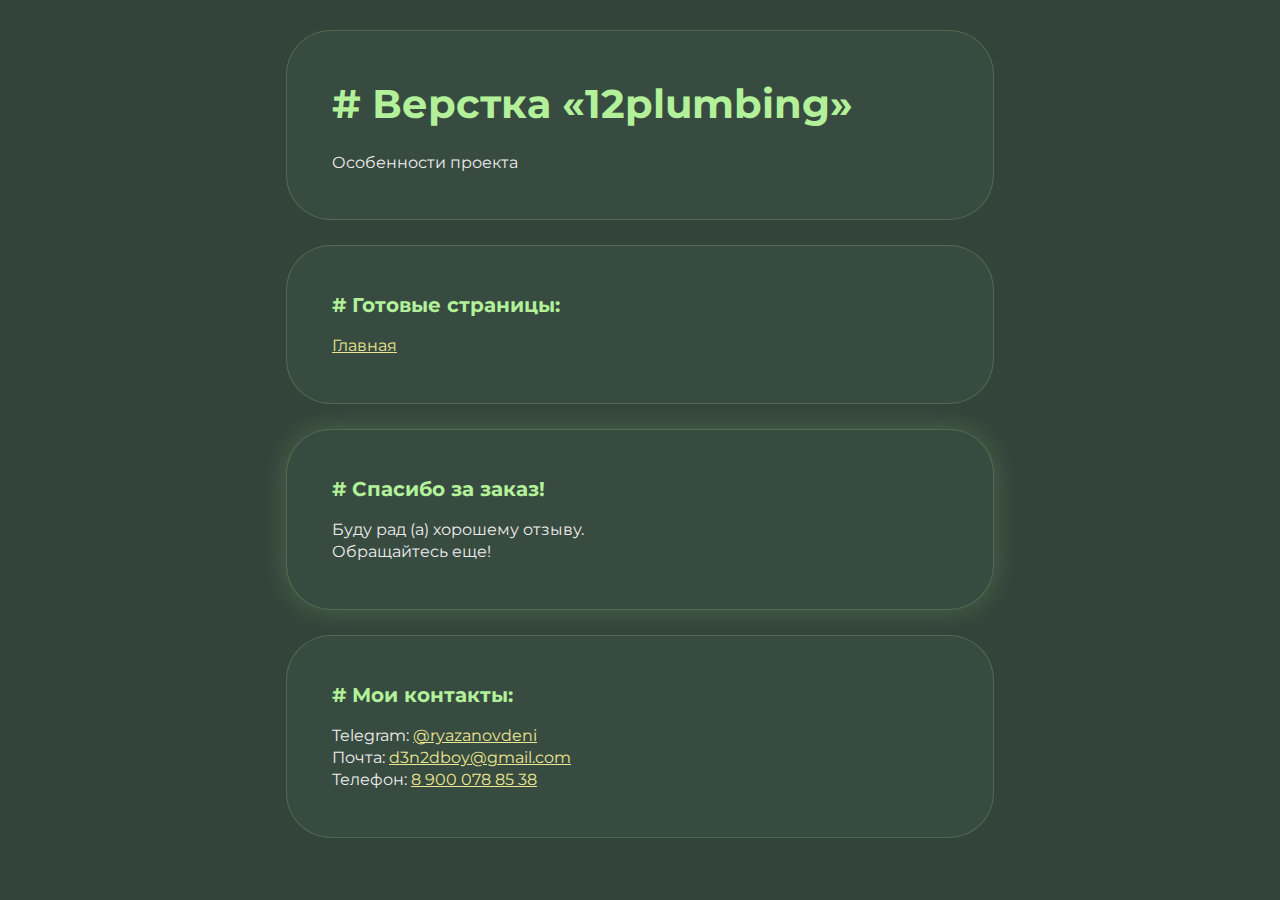
<file: index.html>
<!DOCTYPE html>
<html>

<head>
	<meta charset="UTF-8">
	<meta name="viewport" content="width=device-width, initial-scale=1.0">
	<title>Верстка «12plumbing»</title>
</head>

<body>
	<div class="rootpage">
		<div class="rootpage__header">
			<h1># Верстка «12plumbing»</h1>
			<div class="rootpage__info">
				Особенности проекта
			</div>
		</div>

		<div class="rootpage__body">
			<h2># Готовые страницы:</h2>
			<ul class="rootpage__list">
				<li><a target="_blank" href="home.html">Главная</a></li>
			</ul>
		</div>

		<div class="rootpage__tnx">
			<h2># Спасибо за заказ!</h2>
			<p>Буду рад (а) хорошему отзыву.</p>
			<p>Обращайтесь еще!</p>
		</div>
		<div class="rootpage__contacts">
			<h2># Мои контакты:</h2>
			<p>Telegram: <a target="_blank" href="https://t.me/ryazanovdeni">@ryazanovdeni</a></p>
			<p>Почта: <a href="mailto:d3n2dboy@gmail.com">d3n2dboy@gmail.com</a></p>
			<p>Телефон: <a href="tel:+79000788538">8 900 078 85 38</a></p>
		</div>
	</div>
</body>
<style>
	@charset "UTF-8";
	@import url("https://fonts.googleapis.com/css?family=Montserrat:regular,700&display=swap");

	*,
	*::before,
	*::after {
		padding: 0px;
		margin: 0px;
		border: 0px;
		box-sizing: border-box;
	}

	html,
	body {
		height: 100%;
		margin: 0;
		padding: 0;
		min-width: 320px;
		width: 100%;
		color: #ededed;
		background-color: #33443a;
	}

	body {
		font-family: Montserrat;
		font-size: 100%;
		line-height: 1.4;
		font-size: 1rem;
	}

	a {
		text-decoration: underline;
		color: #ebe691
	}

	a:visited {
		text-decoration: underline;
		color: #ebe691
	}

	a:hover {
		text-decoration: none;
	}

	ul li {
		list-style: none;

	}

	img {
		vertical-align: top;
	}

	h1,
	h2,
	h3 {
		color: #b2f19a;
	}

	.wrapper {
		width: 100%;
		min-height: 100%;
		overflow: hidden;
	}

	.rootpage {
		margin: 0 auto;
		max-width: 768px;
		padding: 30px;
		display: flex;
		flex-direction: column;
	}

	.rootpage__header,
	.rootpage__body,
	.rootpage__tnx,
	.rootpage__contacts {
		padding: 45px;
		border-radius: 45px;
		border: 1px solid rgba(133, 175, 122, .3137254902);
		background-color: #384b40;
		margin-bottom: 25px;
		transition: all 0.3s ease;
	}

	@media (max-width: 767px) {

		.rootpage__header,
		.rootpage__body,
		.rootpage__tnx,
		.rootpage__contacts {
			padding: 35px;
			border-radius: 35px;
		}
	}

	@media (max-width: 767px) {
		.rootpage {
			padding: 30px 15px;
		}
	}

	h1 {
		font-size: 2.5rem;
		margin: 0px 0px 1.25rem 0px;
	}

	@media (max-width: 767px) {
		h1 {
			font-size: 1.85rem;
			margin: 0px 0px 1.25rem 0px;
		}
	}

	h2 {

		font-size: 1.25rem;
		margin: 0px 0px 1rem 0px;
	}

	@media (max-width: 767px) {
		h2 {
			font-size: 1.125rem;
			margin: 0px 0px 1rem 0px;
		}
	}

	.rootpage__list li:not(:last-child) {
		margin: 0px 0px 15px 0px;
	}

	.rootpage__tnx {
		box-shadow: 0 0 27px 0 rgba(178, 241, 154, .2);
	}
</style>

</html>
</file>
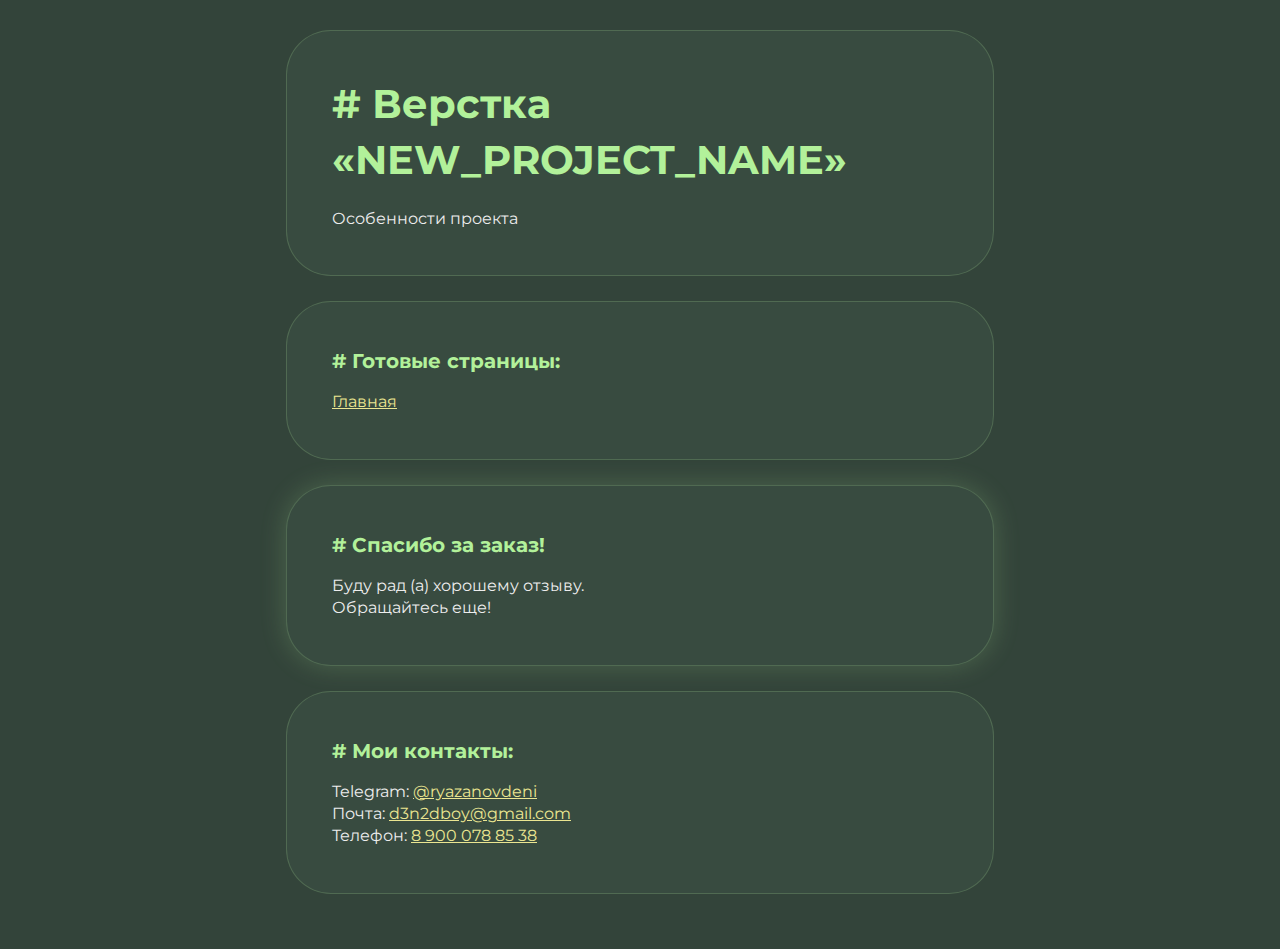
<file: src/index.html>
<!DOCTYPE html>
<html>

<head>
	<meta charset="UTF-8">
	<meta name="viewport" content="width=device-width, initial-scale=1.0">
	<title>Верстка «NEW_PROJECT_NAME»</title>
</head>

<body>
	<div class="rootpage">
		<div class="rootpage__header">
			<h1># Верстка «NEW_PROJECT_NAME»</h1>
			<div class="rootpage__info">
				Особенности проекта
			</div>
		</div>

		<div class="rootpage__body">
			<h2># Готовые страницы:</h2>
			<ul class="rootpage__list">
				<li><a target="_blank" href="home.html">Главная</a></li>
			</ul>
		</div>

		<div class="rootpage__tnx">
			<h2># Спасибо за заказ!</h2>
			<p>Буду рад (а) хорошему отзыву.</p>
			<p>Обращайтесь еще!</p>
		</div>
		<div class="rootpage__contacts">
			<h2># Мои контакты:</h2>
			<p>Telegram: <a target="_blank" href="https://t.me/ryazanovdeni">@ryazanovdeni</a></p>
			<p>Почта: <a href="mailto:d3n2dboy@gmail.com">d3n2dboy@gmail.com</a></p>
			<p>Телефон: <a href="tel:+79000788538">8 900 078 85 38</a></p>
		</div>
	</div>
</body>
<style>
	@charset "UTF-8";
	@import url("https://fonts.googleapis.com/css?family=Montserrat:regular,700&display=swap");

	*,
	*::before,
	*::after {
		padding: 0px;
		margin: 0px;
		border: 0px;
		box-sizing: border-box;
	}

	html,
	body {
		height: 100%;
		margin: 0;
		padding: 0;
		min-width: 320px;
		width: 100%;
		color: #ededed;
		background-color: #33443a;
	}

	body {
		font-family: Montserrat;
		font-size: 100%;
		line-height: 1.4;
		font-size: 1rem;
	}

	a {
		text-decoration: underline;
		color: #ebe691
	}

	a:visited {
		text-decoration: underline;
		color: #ebe691
	}

	a:hover {
		text-decoration: none;
	}

	ul li {
		list-style: none;

	}

	img {
		vertical-align: top;
	}

	h1,
	h2,
	h3 {
		color: #b2f19a;
	}

	.wrapper {
		width: 100%;
		min-height: 100%;
		overflow: hidden;
	}

	.rootpage {
		margin: 0 auto;
		max-width: 768px;
		padding: 30px;
		display: flex;
		flex-direction: column;
	}

	.rootpage__header,
	.rootpage__body,
	.rootpage__tnx,
	.rootpage__contacts {
		padding: 45px;
		border-radius: 45px;
		border: 1px solid rgba(133, 175, 122, .3137254902);
		background-color: #384b40;
		margin-bottom: 25px;
		transition: all 0.3s ease;
	}

	@media (max-width: 767px) {

		.rootpage__header,
		.rootpage__body,
		.rootpage__tnx,
		.rootpage__contacts {
			padding: 35px;
			border-radius: 35px;
		}
	}

	@media (max-width: 767px) {
		.rootpage {
			padding: 30px 15px;
		}
	}

	h1 {
		font-size: 2.5rem;
		margin: 0px 0px 1.25rem 0px;
	}

	@media (max-width: 767px) {
		h1 {
			font-size: 1.85rem;
			margin: 0px 0px 1.25rem 0px;
		}
	}

	h2 {

		font-size: 1.25rem;
		margin: 0px 0px 1rem 0px;
	}

	@media (max-width: 767px) {
		h2 {
			font-size: 1.125rem;
			margin: 0px 0px 1rem 0px;
		}
	}

	.rootpage__list li:not(:last-child) {
		margin: 0px 0px 15px 0px;
	}

	.rootpage__tnx {
		box-shadow: 0 0 27px 0 rgba(178, 241, 154, .2);
	}
</style>

</html>
</file>
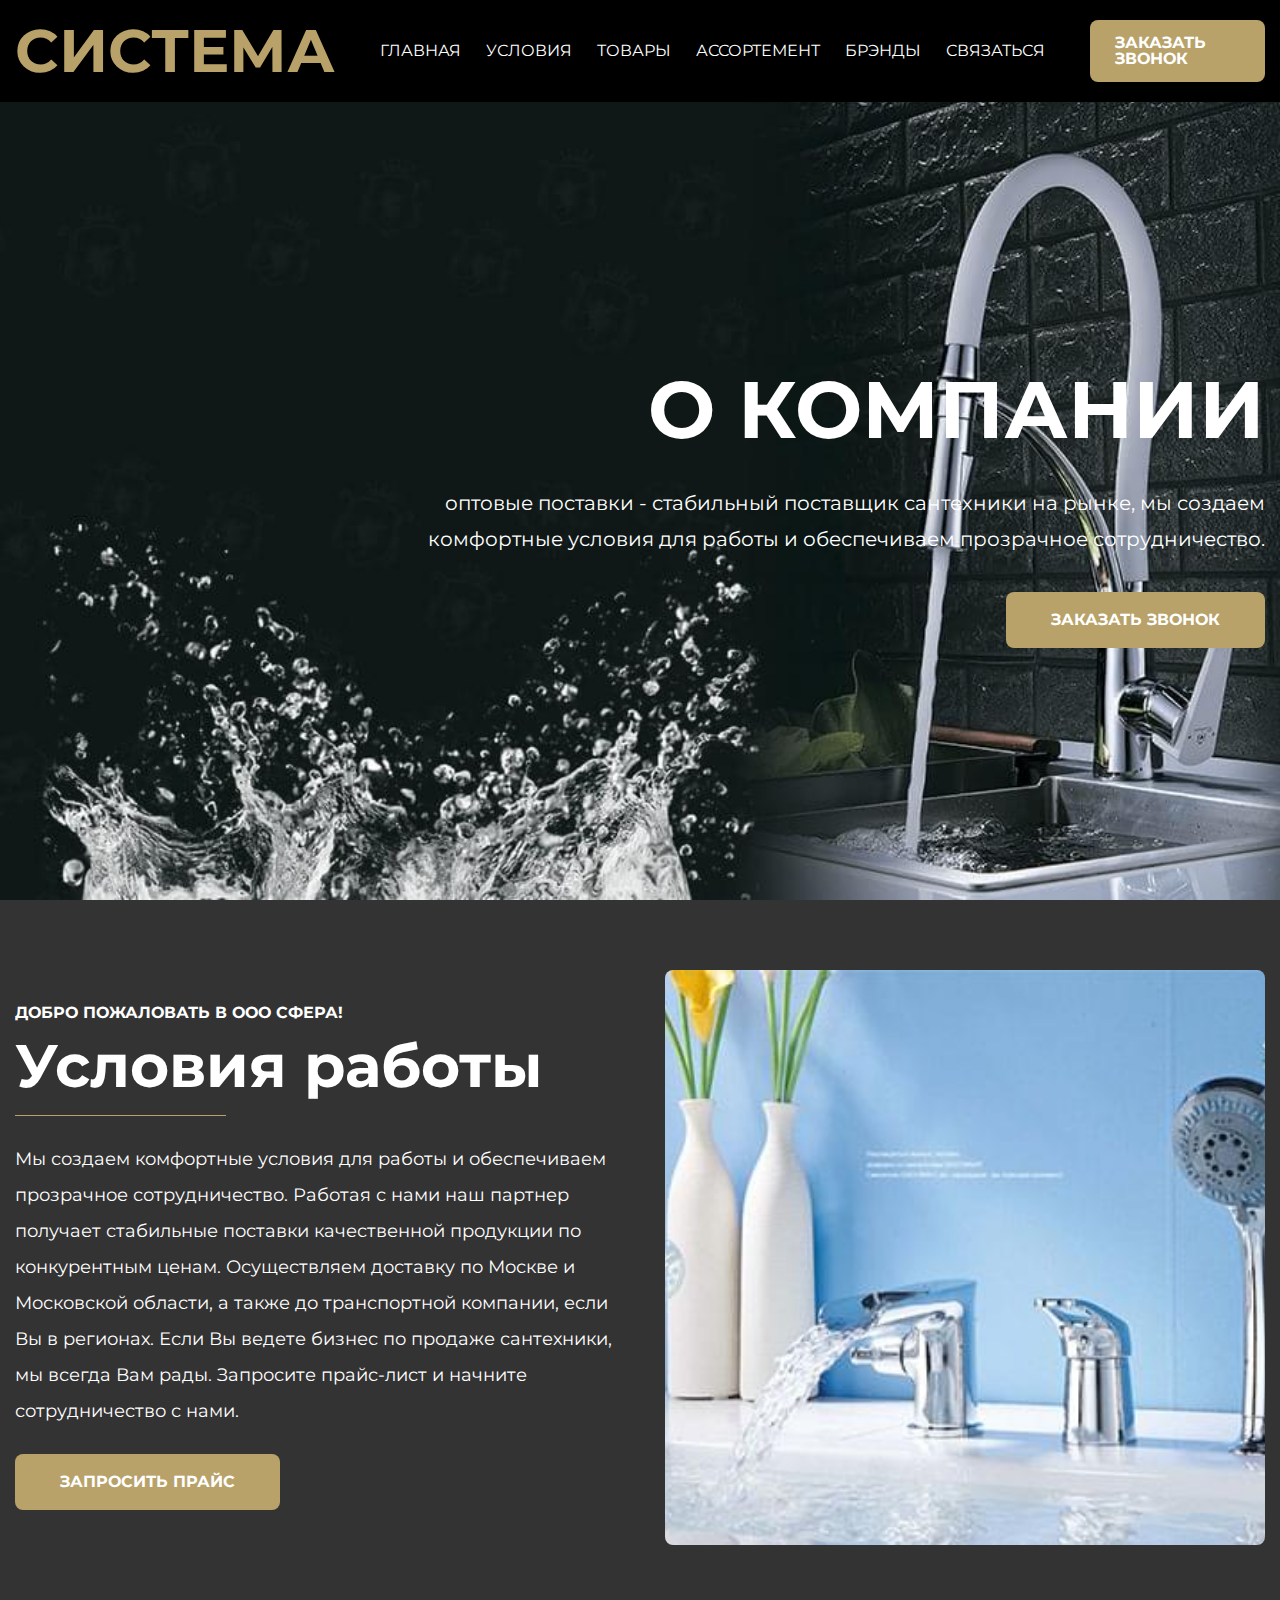
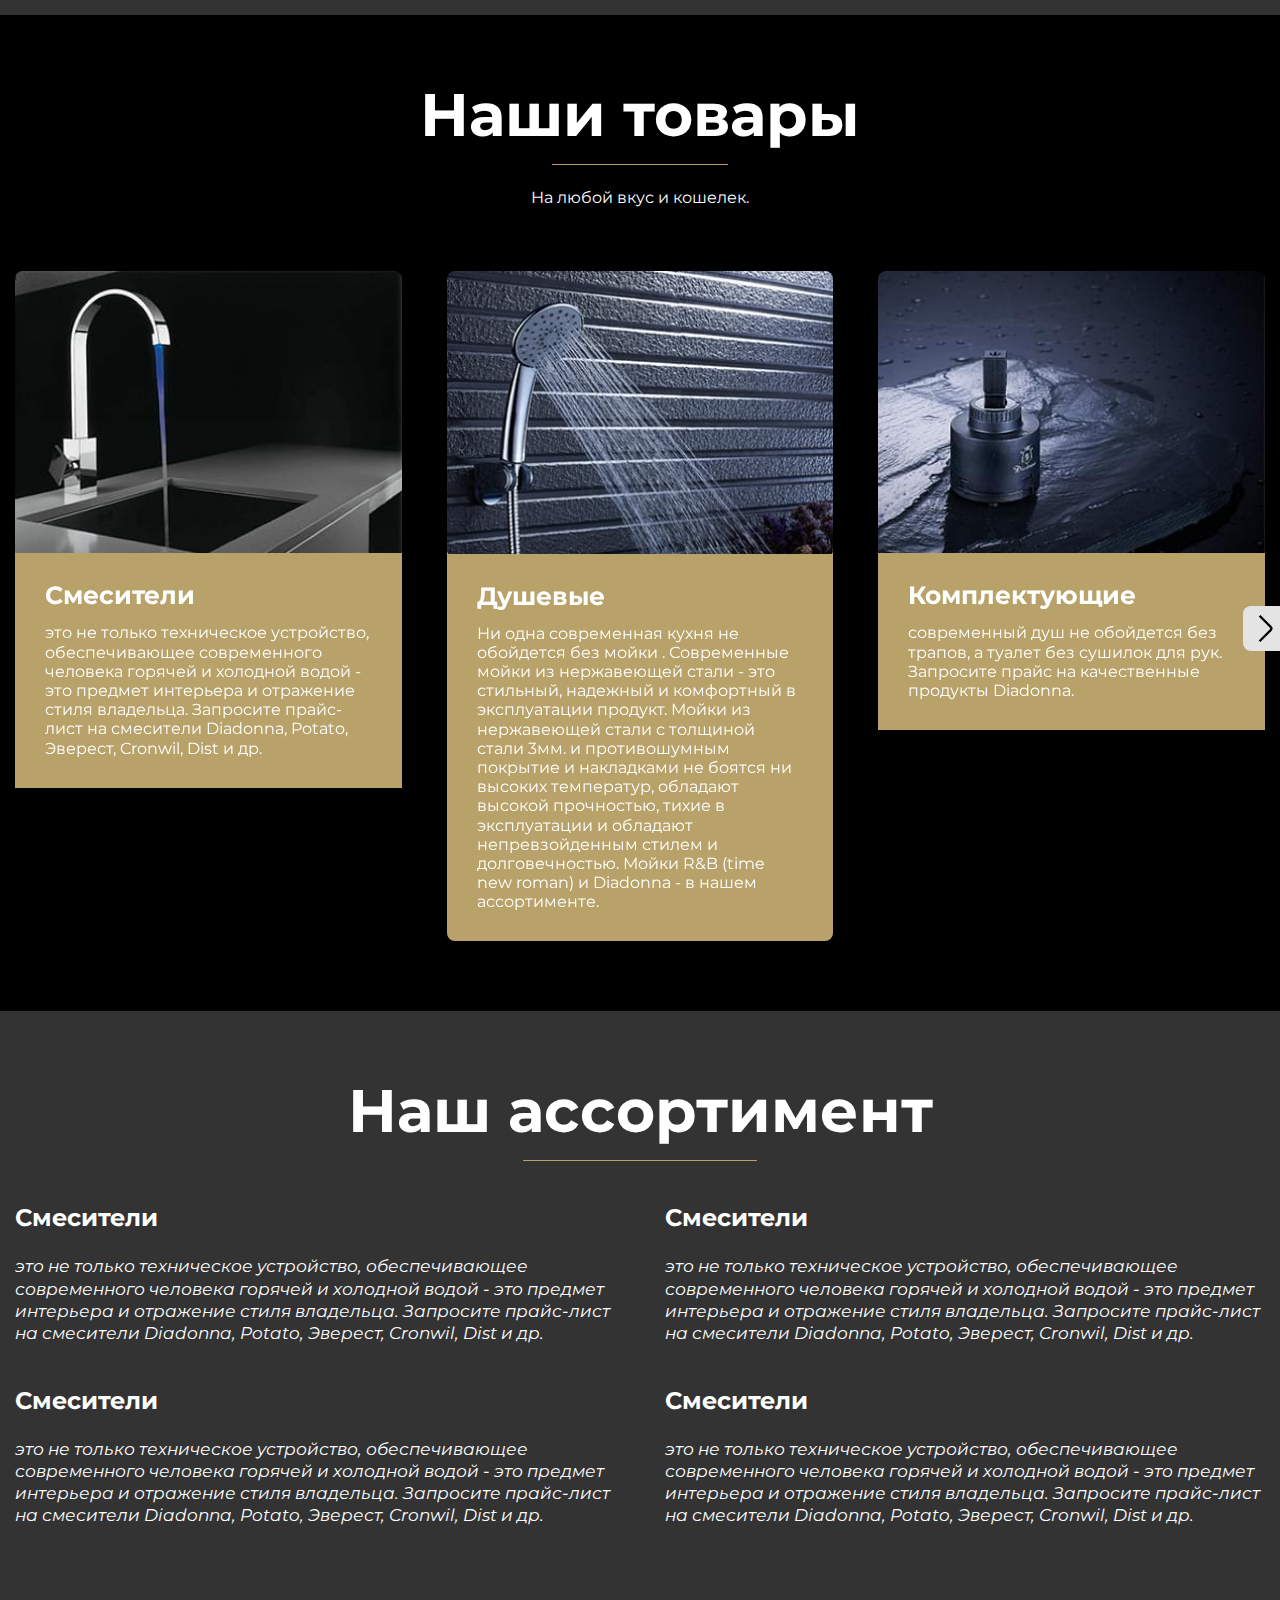
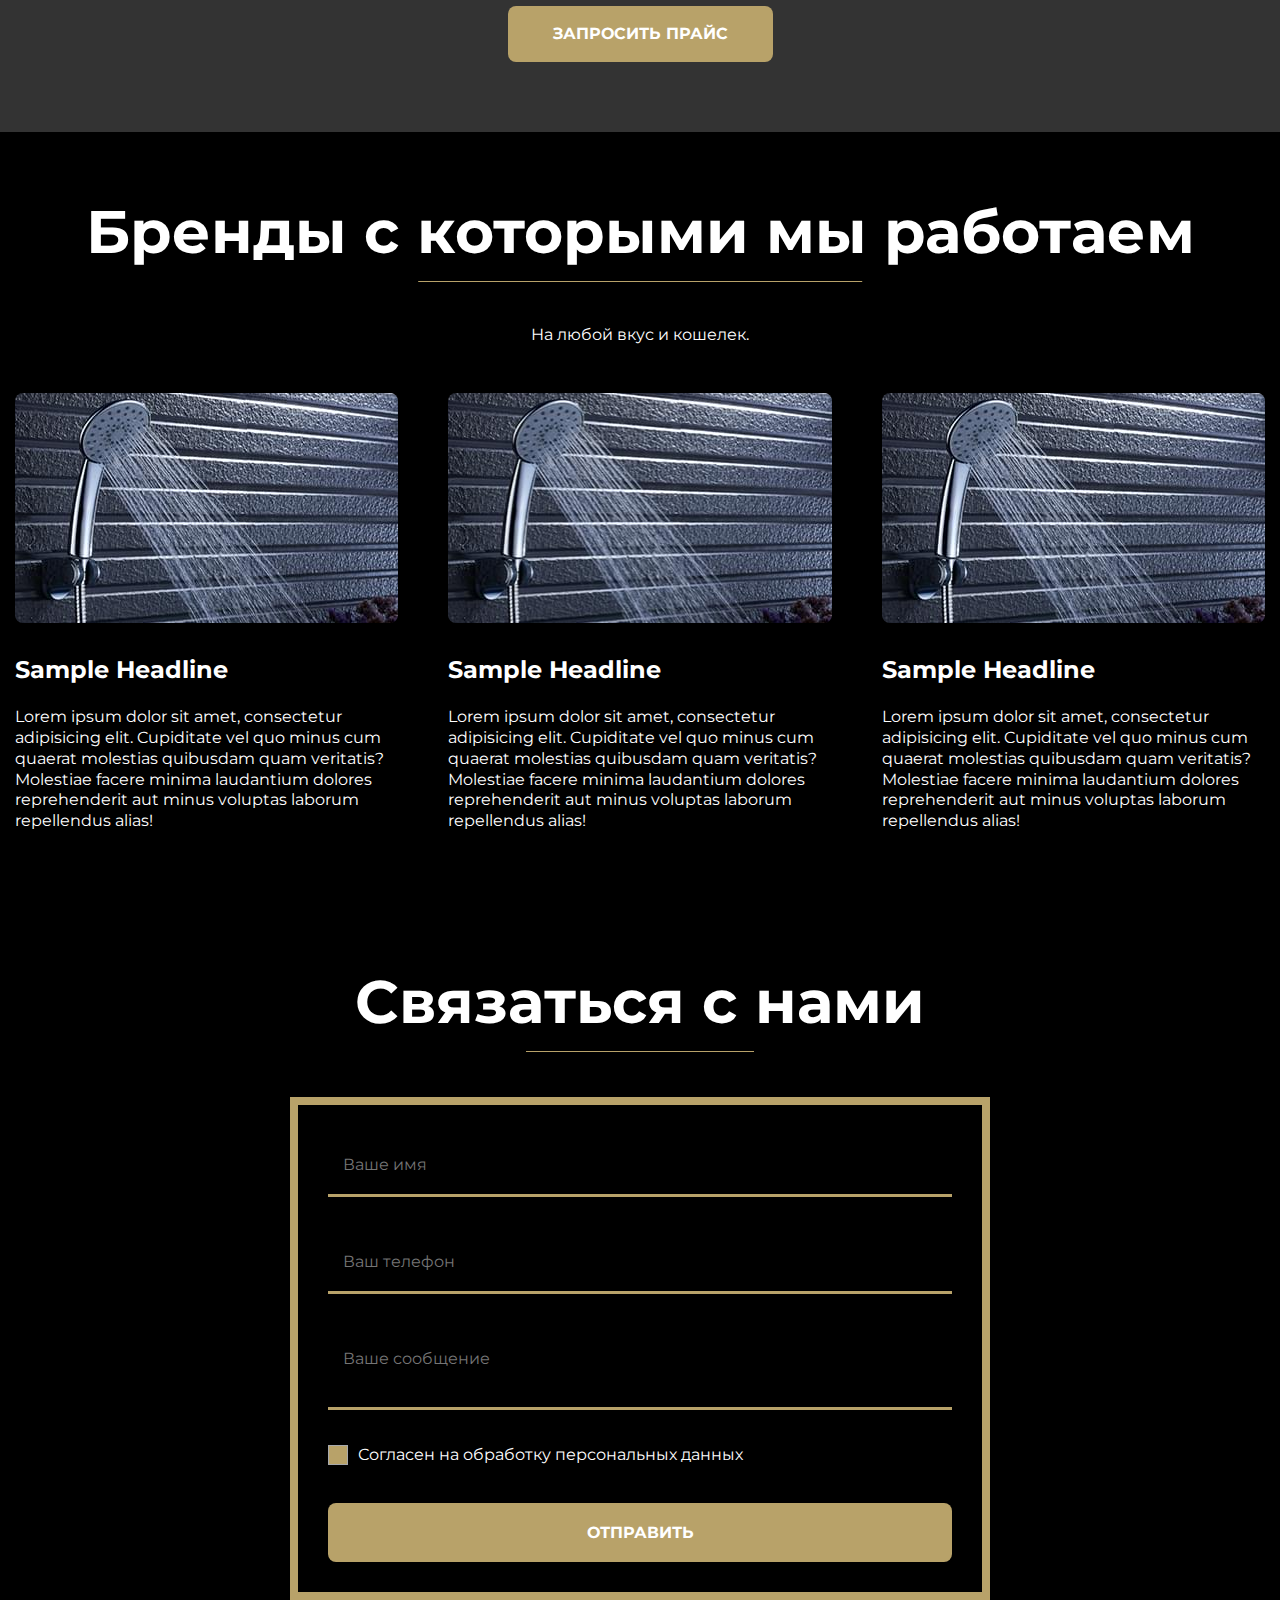
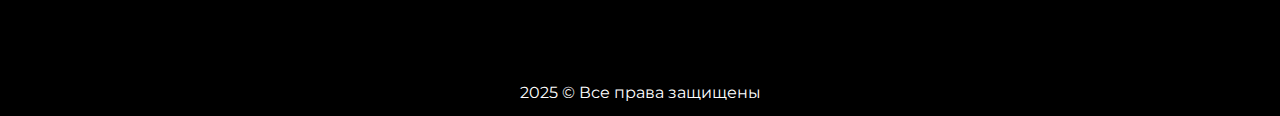
<file: home.html>
<!DOCTYPE html>
<html lang="ru">

<head>
	<title>Главная</title>
	<meta charset="UTF-8">
	<meta name="format-detection" content="telephone=no">
	<!-- <style>body{opacity: 0;}</style> -->
	<link rel="stylesheet" href="css/style.min.css?_v=20250417154059">
	<link rel="shortcut icon" href="favicon.ico">
	<!-- <meta name="robots" content="noindex, nofollow"> -->
	<meta name="viewport" content="width=device-width, initial-scale=1.0">
</head>

<body>
	<div class="wrapper">
		<header class="header">
			<div class="header__container">
				<a href="#" class="header__logo">
					СИСТЕМА
				</a>

				<div class="header__menu menu">
					<button type="button" class="menu__icon icon-menu"><span></span></button>
					<nav class="menu__body">
						<ul class="menu__list">
							<li class="menu__item"><a href="#preview" class="menu__link">Главная</a></li>
							<li class="menu__item"><a href="#hello" class="menu__link">Условия</a></li>
							<li class="menu__item"><a href="#product" class="menu__link">Товары</a></li>
							<li class="menu__item"><a href="#assortment" class="menu__link">Ассортемент</a></li>
							<li class="menu__item"><a href="#brands" class="menu__link">Брэнды</a></li>
							<li class="menu__item"><a href="#callback-block" class="menu__link">Связаться</a></li>

						</ul>
					</nav>
				</div>

				<a href="#" data-popup="#callback" class="button header__button">Заказать звонок</a>
			</div>
		</header>
		<main class="page">
			<section id="preview" class="sction preview preview__image-ibg">
				<img data-src="img/preview/01.jpg" alt="01">
				<div class="preview__container">
					<div class="preview__body">
						<h1 class="preview__title">О компании</h1>
						<div class="preview__sub-title">
							<p>​оптовые поставки - стабильный поставщик сантехники на рынке, мы создаем комфортные
								условия
								для работы и обеспечиваем
								прозрачное сотрудничество.</p>
						</div>

						<a href="#" data-popup="#callback" class="button preview__button">Заказать звонок</a>
					</div>
				</div>
			</section>

			<section id="hello" class="sction hello">
				<div class="hello__container">
					<div class="hello__content">
						<div class="hello__top">добро пожаловать в ООО СФЕРА!</div>
						<h2 class="title hello__title">Условия работы​</h2>
						<div class="hello__text">
							<p>Мы создаем комфортные условия для работы и обеспечиваем прозрачное сотрудничество.
								Работая с нами наш партнер получает
								стабильные поставки качественной продукции по конкурентным ценам. Осуществляем доставку
								по Москве и Московской области,
								а также до транспортной компании, если Вы в регионах. Если Вы ведете бизнес по продаже
								сантехники, мы всегда Вам
								рады. Запросите прайс-лист и начните сотрудничество с нами.</p>
						</div>
						<a href="#" class="button hello__button">
							запросить прайс​
						</a>
					</div>
					<div class="hello__image-ibg"><img data-src="img/hello/01.jpg" alt="01"></div>
				</div>
			</section>

			<section id="product" class="sction product">
				<div class="product__container">
					<div class="product__header">
						<div class="title product__title">Наши товары</div>
						<div class="product__sub-title">На любой вкус и кошелек.</div>
					</div>
					<div class="product__swiper-body">
						<div class="product__slider swiper">

							<div class="product__wrapper swiper-wrapper">
								<div class="product__slide swiper-slide">
									<div class="product__image">
										<img data-src="img/product/01.jpg" alt="01">
									</div>
									<div class="product__content">
										<div class="swiper-slide__title">
											​Смесители
										</div>
										<div class="swiper-slide__sub-title">
											​это не только техническое устройство, обеспечивающее современного человека
											горячей
											и холодной водой - это предмет
											интерьера и отражение стиля владельца. Запросите прайс-лист на смесители
											Diadonna,
											Potato, Эверест, Cronwil, Dist и др.
										</div>
									</div>
								</div>

								<div class="product__slide swiper-slide">
									<div class="product__image">
										<img data-src="img/product/02.jpg" alt="01">
									</div>
									<div class="product__content">
										<div class="swiper-slide__title">
											Душевые
										</div>
										<div class="swiper-slide__sub-title">
											Ни одна современная кухня не обойдется без мойки . Современные мойки из
											нержавеющей стали - это стильный, надежный и
											комфортный в эксплуатации продукт. Мойки из нержавеющей стали с толщиной
											стали 3мм. и противошумным покрытие и
											накладками не боятся ни высоких температур, обладают высокой прочностью,
											тихие в эксплуатации и обладают непревзойденным
											стилем и долговечностью. Мойки R&B (time new roman) и Diadonna - в нашем
											ассортименте.
										</div>
									</div>
								</div>

								<div class="product__slide swiper-slide">
									<div class="product__image">
										<img data-src="img/product/03.jpg" alt="01">
									</div>
									<div class="product__content">
										<div class="swiper-slide__title">
											Комплектующие
										</div>
										<div class="swiper-slide__sub-title">
											современный душ не обойдется без трапов, а туалет без сушилок для рук.
											Запросите прайс на качественные продукты
											Diadonna.
										</div>
									</div>
								</div>

								<div class="product__slide swiper-slide">
									<div class="product__image">
										<img data-src="img/product/01.jpg" alt="01">
									</div>
									<div class="product__content">
										<div class="swiper-slide__title">
											Душевые трапы
										</div>
										<div class="swiper-slide__sub-title">
											​это не только техническое устройство, обеспечивающее современного человека
											горячей
											и холодной водой - это предмет
											интерьера и отражение стиля владельца. Запросите прайс-лист на смесители
											Diadonna,
											Potato, Эверест, Cronwil, Dist и др.
										</div>
									</div>
								</div>

								<div class="product__slide swiper-slide">
									<div class="product__image">
										<img data-src="img/product/01.jpg" alt="01">
									</div>
									<div class="product__content">
										<div class="swiper-slide__title">
											Сушилки
										</div>
										<div class="swiper-slide__sub-title">
											​это не только техническое устройство, обеспечивающее современного человека
											горячей
											и холодной водой - это предмет
											интерьера и отражение стиля владельца. Запросите прайс-лист на смесители
											Diadonna,
											Potato, Эверест, Cronwil, Dist и др.
										</div>
									</div>
								</div>

								<div class="product__slide swiper-slide">
									<div class="product__image">
										<img data-src="img/product/01.jpg" alt="01">
									</div>
									<div class="product__content">
										<div class="swiper-slide__title">
											Аксессуары
										</div>
										<div class="swiper-slide__sub-title">
											​это не только техническое устройство, обеспечивающее современного человека
											горячей
											и холодной водой - это предмет
											интерьера и отражение стиля владельца. Запросите прайс-лист на смесители
											Diadonna,
											Potato, Эверест, Cronwil, Dist и др.
										</div>
									</div>
								</div>
							</div>
						</div>
						<button type="button" class="product__slide-button product__slide-button-perw swiper-button-prev">
							<img src="img/icons/arow-left.svg" alt=""></button>
						<button type="button" class="product__slide-button product__slide-button-next swiper-button-next">
							<img src="img/icons/arow-right.svg" alt=""></button>

					</div>
				</div>
			</section>

			<section id="assortment" class="sction assortment">
				<div class="assortment__container">
					<h2 class="title assortment__title">
						Наш ассортимент
					</h2>

					<div class="assortment__items">
						<div class="assortment__item">
							<div class="assortment__label">
								​Смесители
							</div>
							<div class="assortment__text">
								​это не только техническое устройство, обеспечивающее современного человека горячей и
								холодной водой - это предмет
								интерьера и отражение стиля владельца. Запросите прайс-лист на смесители Diadonna,
								Potato, Эверест, Cronwil, Dist и др.
							</div>
						</div>

						<div class="assortment__item">
							<div class="assortment__label">
								​Смесители
							</div>
							<div class="assortment__text">
								​это не только техническое устройство, обеспечивающее современного человека горячей и
								холодной водой - это предмет
								интерьера и отражение стиля владельца. Запросите прайс-лист на смесители Diadonna,
								Potato, Эверест, Cronwil, Dist и др.
							</div>
						</div>

						<div class="assortment__item">
							<div class="assortment__label">
								​Смесители
							</div>
							<div class="assortment__text">
								​это не только техническое устройство, обеспечивающее современного человека горячей и
								холодной водой - это предмет
								интерьера и отражение стиля владельца. Запросите прайс-лист на смесители Diadonna,
								Potato, Эверест, Cronwil, Dist и др.
							</div>
						</div>

						<div class="assortment__item">
							<div class="assortment__label">
								​Смесители
							</div>
							<div class="assortment__text">
								​это не только техническое устройство, обеспечивающее современного человека горячей и
								холодной водой - это предмет
								интерьера и отражение стиля владельца. Запросите прайс-лист на смесители Diadonna,
								Potato, Эверест, Cronwil, Dist и др.
							</div>
						</div>
					</div>

					<a href="#" class="button assortment__button">
						запросить прайс​
					</a>
				</div>

			</section>

			<section id="brands" class="sction brands">
				<div class="brands__container">
					<h3 class="title brands__title">Бренды с которыми мы работаем​</h3>
					<p class="brands__sub-title">На любой вкус и кошелек.</p>

					<div class="brands__items">
						<div class="brands__item item-brand">
							<div class="item-brand__image-ibg">
								<img data-src="img/product/02.jpg" alt="01">
							</div>
							<div class="item-brand__title">Sample Headline</div>
							<div class="item-brand__text">
								Lorem ipsum dolor sit amet, consectetur adipisicing elit. Cupiditate vel quo minus cum
								quaerat molestias quibusdam quam veritatis? Molestiae facere minima laudantium dolores
								reprehenderit aut minus voluptas laborum repellendus alias!
							</div>
						</div>

						<div class="brands__item item-brand">
							<div class="item-brand__image-ibg">
								<img data-src="img/product/02.jpg" alt="01">
							</div>
							<div class="item-brand__title">Sample Headline</div>
							<div class="item-brand__text">
								Lorem ipsum dolor sit amet, consectetur adipisicing elit. Cupiditate vel quo minus cum
								quaerat molestias quibusdam quam veritatis? Molestiae facere minima laudantium dolores
								reprehenderit aut minus voluptas laborum repellendus alias!
							</div>
						</div>

						<div class="brands__item item-brand">
							<div class="item-brand__image-ibg">
								<img data-src="img/product/02.jpg" alt="01">
							</div>
							<div class="item-brand__title">Sample Headline</div>
							<div class="item-brand__text">
								Lorem ipsum dolor sit amet, consectetur adipisicing elit. Cupiditate vel quo minus cum
								quaerat molestias quibusdam quam veritatis? Molestiae facere minima laudantium dolores
								reprehenderit aut minus voluptas laborum repellendus alias!
							</div>
						</div>
					</div>
				</div>
			</section>

			<section id="callback-block" class="sction callback">
				<div class="callback__container">
					<h4 class="title callback__title">Связаться с нами</h4>
					<form data-goto-error data-ajax action="components/sendmail.php" method="POST" class="form callback__form">
						<div class="form__line">
							<input autocomplete="off" type="text" name="form[]" data-error="Ошибка" placeholder="Ваше имя" data-validate required class="input">
						</div>
						<div class="form__line">
							<input autocomplete="off" type="text" name="form[]" data-error="Ошибка" placeholder="Ваш телефон" data-validate required class="input">
						</div>
						<div class="form__line">
							<textarea autocomplete="off" type="text" name="form[]" data-error="Ошибка" placeholder="Ваше сообщение" class="input"></textarea>
						</div>
						<div class="form__line">
							<div class="checkbox">
								<input id="c_1" data-error="Ошибка" required checked class="checkbox__input" type="checkbox" value="1" name="form[]">
								<label for="c_1" class="checkbox__label"><span class="checkbox__text">Согласен на
										обработку персональных данных</span></label>
							</div>
						</div>
						<button class="button _fw callback__button" type="submit">Отправить</button>
					</form>
				</div>
			</section>
		</main>
		<footer class="footer">
			<div class="footer__container">
				2025 &copy; Все права защищены
			</div>
		</footer>
	</div>
	<div id="callback" aria-hidden="true" class="popup">
		<div class="popup__wrapper">
			<div class="popup__content">
				<button data-close type="button" class="popup__close"></button>
				<div class="popup__text">
					<div class="title popup__title">Обратный звонок</div>
					<div class="popup__sub-title"></div>
					<form data-goto-error data-ajax action="components/sendmail.php" method="POST" class="form popup__form">
						<div class="form__line">
							<input autocomplete="off" type="text" name="form[]" data-error="Ошибка" placeholder="Ваше имя" data-validate required class="input">
						</div>
						<div class="form__line">
							<input autocomplete="off" type="text" name="form[]" data-error="Ошибка" placeholder="Ваш телефон" data-validate required class="input">
						</div>
						<div class="form__line">
							<textarea autocomplete="off" type="text" name="form[]" data-error="Ошибка" placeholder="Ваше сообщение" class="input"></textarea>
						</div>
						<div class="form__line">
							<div class="checkbox">
								<input id="c_1" data-error="Ошибка" required checked class="checkbox__input" type="checkbox" value="1" name="form[]">
								<label for="c_1" class="checkbox__label"><span class="checkbox__text">Согласен на
										обработку персональных данных</span></label>
							</div>
						</div>
						<button class="button callback__button" type="submit">Отправить</button>
					</form>
				</div>
			</div>
		</div>
	</div>
	<script src="js/app.min.js?_v=20250417154059"></script>
</body>

</html>
</file>
<file: css/style.min.css>
@charset "UTF-8";@import url(https://fonts.googleapis.com/css?family=Montserrat:100,200,300,regular,500,600,700,800,900,100italic,200italic,300italic,italic,500italic,600italic,700italic,800italic,900italic&display=swap);*{padding:0;margin:0;border:0}*,:after,:before{-webkit-box-sizing:border-box;box-sizing:border-box}body,html{height:100%;min-width:320px;scroll-behavior:smooth}body{background-color:#000;color:#fff;line-height:1;font-family:Montserrat;font-size:1rem;-ms-text-size-adjust:100%;-moz-text-size-adjust:100%;-webkit-text-size-adjust:100%;-webkit-font-smoothing:antialiased;-moz-osx-font-smoothing:grayscale}button,input,textarea{font-family:Montserrat;font-size:inherit}button{cursor:pointer;color:inherit;background-color:inherit}a{color:inherit}a:link,a:visited{text-decoration:none}a:hover{text-decoration:none}ul li{list-style:none}img{vertical-align:top}h1,h2,h3,h4,h5,h6{font-weight:inherit;font-size:inherit}.lock body{overflow:hidden;-ms-touch-action:none;touch-action:none}.wrapper{min-height:100%;display:-webkit-box;display:-ms-flexbox;display:flex;-webkit-box-orient:vertical;-webkit-box-direction:normal;-ms-flex-direction:column;flex-direction:column;overflow:hidden}.wrapper>main{-webkit-box-flex:1;-ms-flex:1 1 auto;flex:1 1 auto}.wrapper>*{min-width:0}[class*=__container]{max-width:82.5rem;-webkit-box-sizing:content-box;box-sizing:content-box;margin:0 auto;padding:0 .9375rem}.form__error{padding-top:10px;color:red}.button{display:-webkit-inline-box;display:-ms-inline-flexbox;display:inline-flex;font-weight:700;background-color:#b8a269;-webkit-transition:all .2s ease;transition:all .2s ease;text-transform:uppercase;padding:1.25rem 2.8125rem;border-radius:.5rem}.button._fw{width:100%;-webkit-box-pack:center;-ms-flex-pack:center;justify-content:center}input[type=email],input[type=tel],input[type=text],textarea{-webkit-appearance:none;-moz-appearance:none;appearance:none}.input{border-radius:0!important;width:100%;display:block;padding:1.25rem .9375rem;border-bottom:3px solid #b8a269;background-color:inherit;color:#fff}textarea.input{resize:none}.checkbox{position:relative}.checkbox:not(:last-child){margin-bottom:.3125em}.checkbox__input{position:absolute;width:0;height:0;opacity:0}.checkbox__input:focus+.checkbox__label:before{-webkit-box-shadow:0 0 5px #fff;box-shadow:0 0 5px #fff}.checkbox__input:checked+.checkbox__label:before{background:#b8a269}.checkbox__label{cursor:pointer;display:-webkit-inline-box;display:-ms-inline-flexbox;display:inline-flex;-webkit-box-align:center;-ms-flex-align:center;align-items:center;position:relative;gap:10px}.checkbox__label:before{content:"";-ms-flex-item-align:start;align-self:flex-start;-webkit-box-flex:0;-ms-flex:0 0 20px;flex:0 0 20px;width:20px;height:20px;border:1px solid #a7a9ac}body::after{content:"";background-color:rgba(0,0,0,.5);position:fixed;width:100%;height:100%;top:0;left:0;opacity:0;-webkit-transition:opacity .8s ease 0s;transition:opacity .8s ease 0s;pointer-events:none;z-index:149}.popup-show body::after{opacity:1}.popup{position:fixed;top:0;left:0;bottom:0;right:0;padding:1.875rem .625rem;-webkit-transition:visibility .8s ease 0s;transition:visibility .8s ease 0s;visibility:hidden;pointer-events:none}.popup_show{z-index:150;visibility:visible;overflow:auto;pointer-events:auto}.popup_show .popup__content{visibility:visible;-webkit-transform:scale(1);-ms-transform:scale(1);transform:scale(1)}.popup__wrapper{display:-webkit-box;display:-ms-flexbox;display:flex;-webkit-box-orient:vertical;-webkit-box-direction:normal;-ms-flex-direction:column;flex-direction:column;-webkit-box-align:center;-ms-flex-align:center;align-items:center;min-height:100%;-webkit-box-flex:1;-ms-flex:1 1 auto;flex:1 1 auto;width:100%;display:flex;-webkit-box-pack:center;-ms-flex-pack:center;justify-content:center;align-items:center}.popup__content{position:relative;visibility:hidden;-webkit-transform:scale(0);-ms-transform:scale(0);transform:scale(0);-webkit-transition:-webkit-transform .3s ease 0s;transition:-webkit-transform .3s ease 0s;transition:transform .3s ease 0s;transition:transform .3s ease 0s,-webkit-transform .3s ease 0s;background-color:#eee;padding:2.1875rem;width:100%;max-width:43.75rem;border:5px solid #b8a269;border-radius:8px;background-color:#252525}.lock .popup__content{visibility:visible}.popup__close{position:absolute;top:0;right:.625rem;padding:20px}.popup__close::before{content:"";position:absolute;-webkit-transform:rotate(45deg);-ms-transform:rotate(45deg);transform:rotate(45deg);width:1.25rem;height:3px;background-color:#b8a269}.popup__close::after{content:"";position:absolute;-webkit-transform:rotate(-45deg);-ms-transform:rotate(-45deg);transform:rotate(-45deg);width:1.25rem;height:3px;background-color:#b8a269}[class*=-ibg]{position:relative}[class*=-ibg] img{position:absolute;width:100%;height:100%;top:0;left:0;-o-object-fit:cover;object-fit:cover}[class*=-ibg_contain] img{-o-object-fit:contain;object-fit:contain}.title{position:relative;display:inline-block;font-weight:700;font-size:3.75rem}.title:not(:last-child){margin-bottom:2.8125rem}.title::after{content:"";position:absolute;bottom:-1.25rem;left:0;width:40%;height:1px;background-color:#b8a269}.header{position:fixed;top:0;z-index:9;width:100%;background-color:#000}.header__container{display:-webkit-box;display:-ms-flexbox;display:flex;-webkit-box-pack:justify;-ms-flex-pack:justify;justify-content:space-between;gap:2.8125rem;-webkit-box-align:center;-ms-flex-align:center;align-items:center;min-height:6.375rem}.header__logo{font-weight:700;font-size:3.75rem;color:#b8a269}.header__button{padding:.9375rem 1.5625rem}.menu__list{display:-webkit-box;display:-ms-flexbox;display:flex;gap:1.5625rem}.menu__item{position:relative;text-transform:uppercase}.menu__item::before{-webkit-transition:all .2s ease;transition:all .2s ease;content:"";position:absolute;bottom:-.5rem;left:0;width:100%;height:1px;background-color:#000}.menu__item_active{position:relative;color:#b8a269}.menu__item_active::before{content:"";position:absolute;bottom:-.5rem;left:0;width:100%;height:1px;background-color:#b8a269}.icon-menu{display:none}.footer{padding:.9375rem}.footer__container{text-align:center}.preview{position:relative;height:100vh;padding-bottom:50%}.preview__image-ibg{position:relative;z-index:1}.preview__container{position:relative;height:100vh;z-index:2;display:-webkit-box;display:-ms-flexbox;display:flex;-webkit-box-orient:vertical;-webkit-box-direction:normal;-ms-flex-direction:column;flex-direction:column;-webkit-box-pack:end;-ms-flex-pack:end;justify-content:flex-end}.preview__body{padding-top:6.25rem;-webkit-box-flex:0;-ms-flex:0 0 70%;flex:0 0 70%;text-align:right;display:-webkit-box;display:-ms-flexbox;display:flex;-webkit-box-orient:vertical;-webkit-box-direction:normal;-ms-flex-direction:column;flex-direction:column;-webkit-box-align:end;-ms-flex-align:end;align-items:flex-end}.preview__title{font-size:5rem;font-weight:700;text-transform:uppercase}.preview__title:not(:last-child){margin-bottom:2.1875rem}.preview__sub-title{width:72%;font-size:1.25rem;line-height:1.8}.preview__sub-title:not(:last-child){margin-bottom:2.1875rem}.hello{padding:4.375rem 0;background-color:#333}.hello__container{display:-webkit-box;display:-ms-flexbox;display:flex;gap:3.125rem}.hello__content{padding:2.1875rem 0;width:50%}.hello__top{text-transform:uppercase;font-weight:700}.hello__top:not(:last-child){margin-bottom:.9375rem}.hello__text{font-size:1.125rem;line-height:2}.hello__text:not(:last-child){margin-bottom:1.5625rem}.hello__image-ibg{width:50%;padding-bottom:45%;border-radius:.5rem;overflow:hidden}.product{padding:4.375rem 0}.product__swiper-body{position:relative}.product__swiper-body .swiper-button-disabled{display:none}.product__header{text-align:center}.product__header:not(:last-child){margin-bottom:4.0625rem}.product__content{background-color:#b8a269;padding:1.875rem}.product__title::after{left:50%;-webkit-transform:translateX(-50%);-ms-transform:translateX(-50%);transform:translateX(-50%)}.product__slide{border-radius:.5rem;overflow:hidden}.product__image{overflow:hidden}.product__image img{-webkit-transition:-webkit-transform .5s ease;transition:-webkit-transform .5s ease;transition:transform .5s ease;transition:transform .5s ease,-webkit-transform .5s ease;width:100%;max-width:100%;-o-object-fit:cover;object-fit:cover}.product__slide-button{position:absolute;top:50%;width:2.8125rem;height:2.8125rem;border-radius:8px;background-color:#e4e4e4;-webkit-transition:background .2s ease;transition:background .2s ease}.product__slide-button img{max-width:60%}.product__slide-button-perw{left:-1.40625rem}.product__slide-button-next{right:-1.40625rem}.swiper-slide__title{font-weight:700;font-size:1.5625rem}.swiper-slide__title:not(:last-child){margin-bottom:.9375rem}.swiper-slide__sub-title{line-height:1.2}.assortment{background-color:#333;padding:4.375rem 0}.assortment__container{text-align:center}.assortment__title::after{left:50%;-webkit-transform:translateX(-50%);-ms-transform:translateX(-50%);transform:translateX(-50%)}.assortment__title:not(:last-child){margin-bottom:4.0625rem}.assortment__items{display:-webkit-box;display:-ms-flexbox;display:flex;-ms-flex-wrap:wrap;flex-wrap:wrap;text-align:left;margin:0 -1.5625rem}.assortment__items:not(:last-child){margin-bottom:2.1875rem}.assortment__item{width:50%;padding:0 1.5625rem;margin-bottom:2.8125rem}.assortment__label{font-weight:700;font-size:1.5rem}.assortment__label:not(:last-child){margin-bottom:1.5625rem}.assortment__text{font-size:1.0625rem;line-height:1.3;font-style:italic}.brands{padding:4.375rem 0}.brands__container{text-align:center}.brands__title::after{left:50%;-webkit-transform:translateX(-50%);-ms-transform:translateX(-50%);transform:translateX(-50%)}.brands__title:not(:last-child){margin-bottom:4.0625rem}.brands__sub-title:not(:last-child){margin-bottom:3.125rem}.brands__items{display:-webkit-box;display:-ms-flexbox;display:flex;-ms-flex-wrap:wrap;flex-wrap:wrap;margin:0 -1.5625rem}.brands__item{width:33.33%;padding:0 1.5625rem}.item-brand{text-align:left}.item-brand__image-ibg{padding-bottom:60%;border-radius:.5rem;overflow:hidden}.item-brand__image-ibg:not(:last-child){margin-bottom:2.1875rem}.item-brand__image-ibg img{-webkit-transition:-webkit-transform .5s ease;transition:-webkit-transform .5s ease;transition:transform .5s ease;transition:transform .5s ease,-webkit-transform .5s ease}.item-brand__title{font-size:1.5rem;font-weight:700}.item-brand__title:not(:last-child){margin-bottom:1.5625rem}.item-brand__text{line-height:1.3}.callback{padding:4.375rem 0}.callback__container{text-align:center}.callback__title::after{left:50%;-webkit-transform:translateX(-50%);-ms-transform:translateX(-50%);transform:translateX(-50%)}.callback__title:not(:last-child){margin-bottom:4.0625rem}.callback__form{margin:0 auto;max-width:43.75rem;border:.5rem solid #b8a269;padding:1.875rem}.form__line{text-align:left}.form__line:not(:last-child){margin-bottom:2.1875rem}.swiper{overflow:hidden}.swiper-wrapper{width:100%;height:100%;-webkit-box-sizing:content-box;box-sizing:content-box;display:-webkit-box;display:-ms-flexbox;display:flex;position:relative}.swiper-vertical .swiper-wrapper{-webkit-box-orient:vertical;-webkit-box-direction:normal;-ms-flex-direction:column;flex-direction:column}.swiper-autoheight .swiper-wrapper{-webkit-box-align:start;-ms-flex-align:start;align-items:flex-start}.swiper-initialized .swiper-slide{-ms-flex-negative:0;flex-shrink:0}.swiper-android .swiper-slide,.swiper-android .swiper-wrapper{-webkit-transform:translate3d(0,0,0);transform:translate3d(0,0,0)}.swiper-button-lock{display:none!important}@media (max-width:47.99875em){.icon-menu{display:block;position:relative;width:1.875rem;height:1.125rem;cursor:pointer;z-index:5}.icon-menu span,.icon-menu::after,.icon-menu::before{content:"";-webkit-transition:all .3s ease 0s;transition:all .3s ease 0s;right:0;position:absolute;width:100%;height:.125rem;background-color:#000}.icon-menu::before{top:0}.icon-menu::after{bottom:0}.icon-menu span{top:calc(50% - .0625rem)}.menu-open .icon-menu span{width:0}.menu-open .icon-menu::before{top:calc(50% - .0625rem);-webkit-transform:rotate(-45deg);-ms-transform:rotate(-45deg);transform:rotate(-45deg)}.menu-open .icon-menu::after{bottom:calc(50% - .0625rem);-webkit-transform:rotate(45deg);-ms-transform:rotate(45deg);transform:rotate(45deg)}}@media (any-hover:hover){.button:hover{background-color:#e2a60e}.menu__item:hover::before{background-color:#b8a269}.product__image:hover img{-webkit-transform:scale(1.1);-ms-transform:scale(1.1);transform:scale(1.1)}.product__slide-button:hover{background-color:#ccc}.item-brand__image-ibg:hover img{-webkit-transform:scale(1.1);-ms-transform:scale(1.1);transform:scale(1.1)}}
</file>
